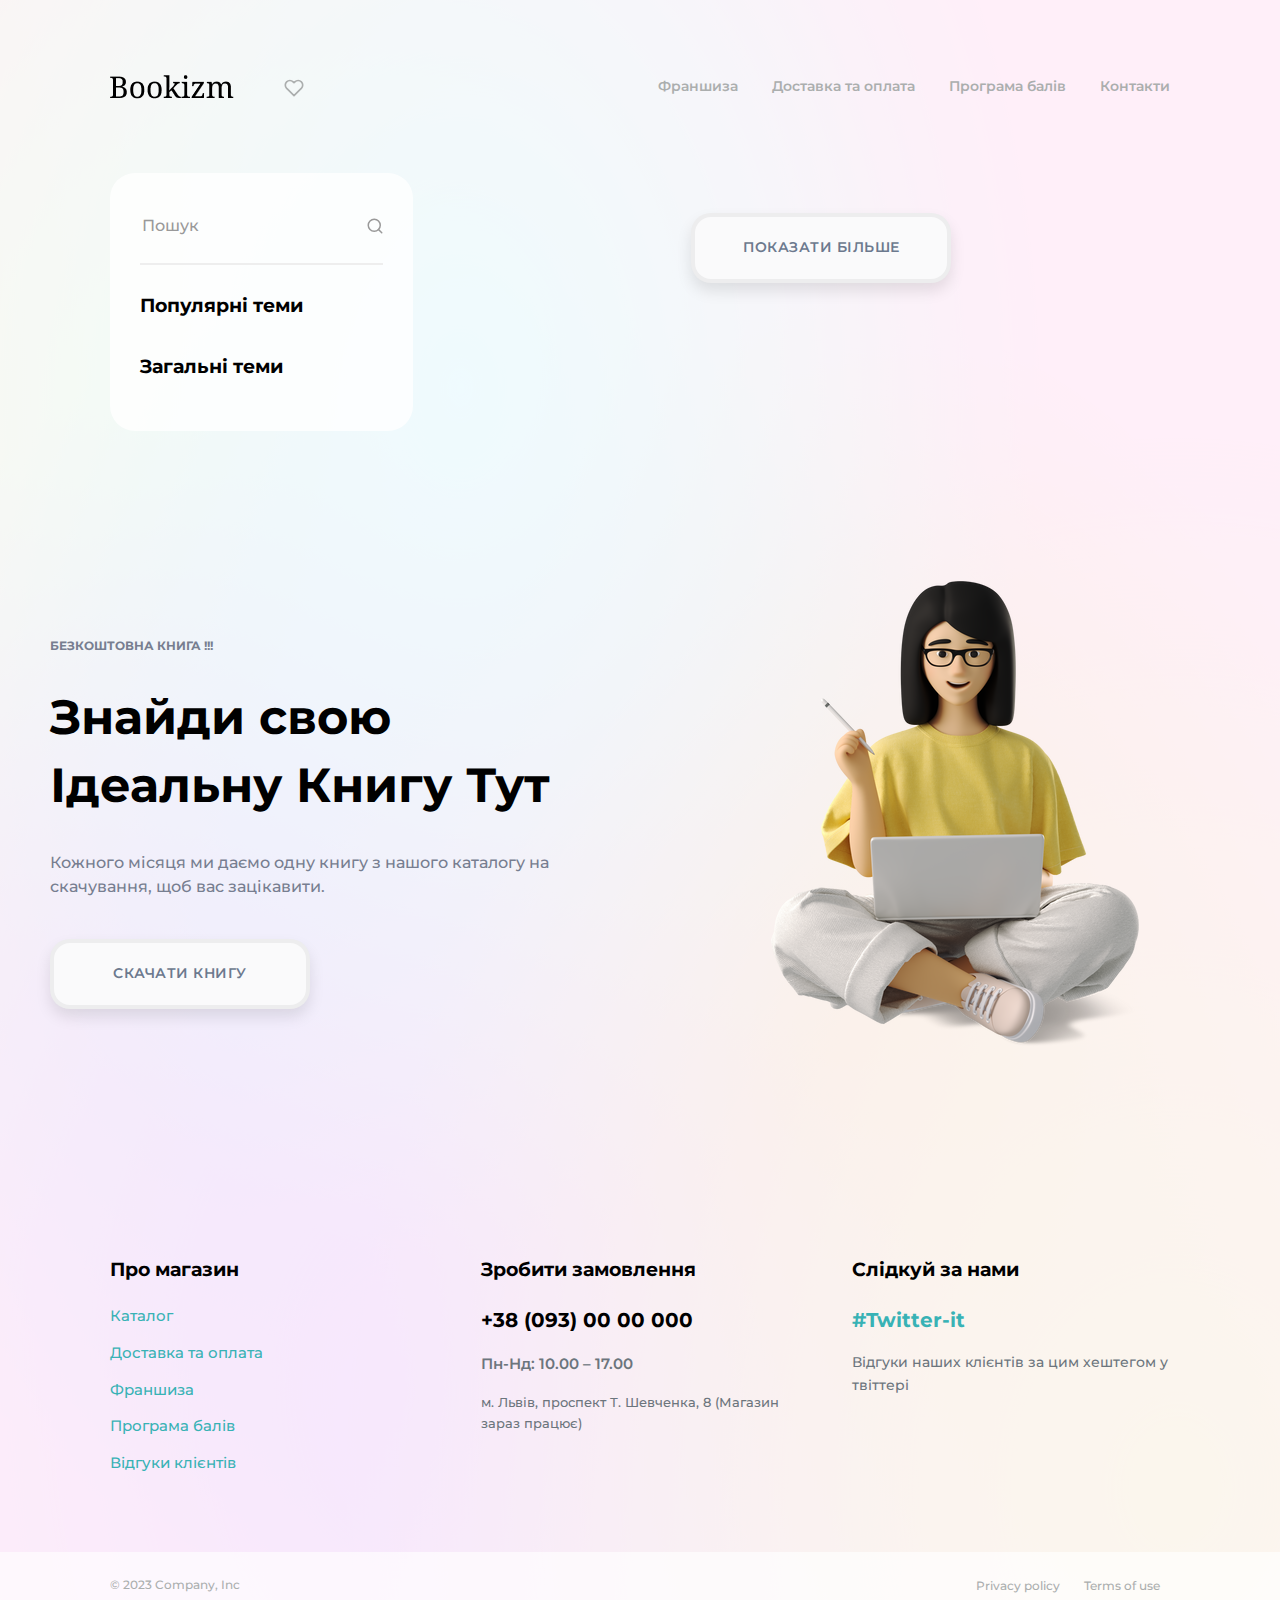
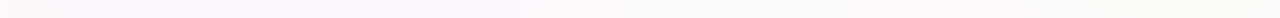
<file: index.html>
<!DOCTYPE html>
<html lang="en">

<head>
	<meta charset="UTF-8">
	<meta name="viewport" content="width=device-width, initial-scale=1.0">
	<title>Портал пошуку книжок</title>

	<link rel="preconnect" href="https://fonts.googleapis.com">
	<link rel="preconnect" href="https://fonts.gstatic.com" crossorigin>
	<link href="https://fonts.googleapis.com/css2?family=Montserrat:wght@400;500;600;700;800;900&display=swap"
		rel="stylesheet">

	<link rel="apple-touch-icon" sizes="180x180" href="img/favicon/apple-touch-icon.png">
	<link rel="icon" type="image/png" sizes="32x32" href="img/favicon/favicon-32x32.png">
	<link rel="icon" type="image/png" sizes="16x16" href="img/favicon/favicon-16x16.png">
	<link rel="manifest" href="img/favicon/site.webmanifest">
	<link rel="shortcut icon" href="img/favicon/favicon.ico">
	<meta name="msapplication-TileColor" content="#da532c">
	<meta name="msapplication-config" content="img/favicon/browserconfig.xml">
	<meta name="theme-color" content="#ffffff">

	<link rel="stylesheet" href="css/normalize.css">
	<link rel="stylesheet" href="css/style.css">
</head>

<body>


	<div class="menu">
		<div class="container">
			<a href="index.html" class="menu__logo-link">
				<img src="img/logo.png" alt="" class="logo">
			</a>
			<a href="favorite.html" class="menu__saved">
				<span class="saved-num">0</span>
				<svg class='icon icon-heart'>
					<use xlink:href='#icon-heart'></use>
				</svg>
			</a>
			<ul class="menu__links">
				<li class="menu_li">
					<a href="franchise.html" class="menu_link">Франшиза</a>
				</li>
				<li class="menu_li">
					<a href="delivery-and-payment.html" class="menu_link">Доставка та оплата</a>
				</li>
				<li class="menu_li">
					<a href="points-program.html" class="menu_link">Програма балів</a>
				</li>
				<li class="menu_li">
					<a href="#contacts" class="menu_link">Контакти</a>
				</li>
			</ul>
		</div>
	</div>


	<div class="catalog" id="catalog">
		<div class="container">

			<div class="catalog__sidebar">
				<form class="box-search" id="search-form">
					<button class="box-search box-search__btn" id="search-btn">
						<svg class='icon icon-search'>
							<use xlink:href='#icon-search'></use>
						</svg>
					</button>
					<input type="text" class="box-search__input" placeholder="Пошук" id="search-value">
				</form>

				<div class="box-categories">
					<h3 class="box-categories__title">Популярні теми</h3>
					<ul class="box-categories__links" id="categories-popular"></ul>
				</div>

				<div class="box-categories">
					<h3 class="box-categories__title">Загальні теми</h3>
					<ul class="box-categories__links" id="categories-main"></ul>
				</div>

			</div>

			<div class="catalog__cards-holder">
				<div class="catalog__cards" id="book-list">

				</div>

				<div class="catalog__bottom text-center">
					<a href="#" data-page="1" class="btn-more">Показати більше</a>
				</div>
			</div>

		</div>
	</div>



	<div class="info-block">
		<div class="container container-lg">
			<div class="info-block__hold">
				<div class="info-block__text-hold">
					<p class="info-block__title-top">Безкоштовна книга !!!</p>
					<h2 class="info-block__title">Знайди свою Ідеальну Книгу Тут</h2>
					<p class="info-block__title-bottom">Кожного місяця ми даємо одну книгу з нашого каталогу на
						скачування, щоб вас зацікавити.</p>
					<a href="free-book.pdf" download="" class="info-block__btn btn-more">Скачати книгу</a>
				</div>
				<div class="info-block__img-hold">
					<img src="img/pic-1.png" alt="" class="info-block__img" width="368" height="466">
				</div>
			</div>
		</div>
	</div>



	<footer class="footer" id="contacts">
		<div class="footer__wrapper">
			<div class="footer__top">
				<div class="container">
					<div class="footer__top-hold">
						<div class="footer__top-box footer__category">
							<h3 class="footer__category-title">Про магазин</h3>
							<ul class="footer__category-list">
								<li class="footer__category-item"><a href="index.html#catalog"
										class="footer__category-link footer__link">Каталог</a></li>
								<li class="footer__category-item"><a href="delivery-and-payment.html"
										class="footer__category-link footer__link">Доставка та оплата</a></li>
								<li class="footer__category-item"><a href="franchise.html"
										class="footer__category-link footer__link">Франшиза</a></li>
								<li class="footer__category-item"><a href="points-program.html"
										class="footer__category-link footer__link">Програма балів</a></li>
								<li class="footer__category-item"><a href="https://twitter.com/" target="_blank"
										class="footer__category-link footer__link">Відгуки клієнтів</a></li>
							</ul>
						</div>
						<div class="footer__top-box footer__order">
							<h3 class="footer__order-title">Зробити замовлення</h3>
							<div class="footer__order-content">
								<a href="tel:+380930000000" class="footer__order-main-tel footer__link">+38 (093) 00 00
									000</a>
								<p class="footer__order-work-hours">Пн-Нд: 10.00 – 17.00</p>
								<p class="footer__order-work-status">м. Львів, проспект Т. Шевченка, 8 (Магазин зараз
									працює)</p>
							</div>
						</div>
						<div class="footer__top-box footer__contacts">
							<h3 class="footer__contacts-title">Слідкуй за нами</h3>
							<div class="footer__contacts-content">
								<a href="https://twitter.com/" target="_blank"
									class="footer__contact-big-link footer__link">#Twitter-it</a>
								<p class="footer__contact-text">Відгуки наших клієнтів за цим хештегом у твіттері</p>
							</div>
						</div>
					</div>
				</div>
			</div>

			<div class="footer__bottom">
				<div class="container">
					<div class="footer__bottom-hold">
						<div class="footer__bottom-box footer__bottom-left">
							<p class="footer__bottom-copyright footer__text-el">© 2023 Company, Inc</p>
						</div>
						<div class="footer__bottom-box footer__bottom-right">
							<nav class="footer__bottom-box-links">
								<a href="terms.html" class="footer__bottom-box-link footer__text-el">Privacy policy</a>
								<a href="terms.html" class="footer__bottom-box-link footer__text-el">Terms of use</a>
							</nav>
						</div>
					</div>
				</div>
			</div>
		</div>
	</footer>


	
	<svg xmlns="http://www.w3.org/2000/svg" hidden>
		<symbol id="icon-pages" viewBox="0 0 24 24" fill="none" stroke="currentColor" stroke-width="2" stroke-linecap="round" stroke-linejoin="round"><path d="M20.24 12.24a6 6 0 0 0-8.49-8.49L5 10.5V19h8.5z"></path><line x1="16" y1="8" x2="2" y2="22"></line><line x1="17.5" y1="15" x2="9" y2="15"></line></symbol>
		<symbol id="icon-eye" viewBox="0 0 24 24" fill="none" stroke="currentColor" stroke-width="2" stroke-linecap="round" stroke-linejoin="round"><path d="M1 12s4-8 11-8 11 8 11 8-4 8-11 8-11-8-11-8z"></path><circle cx="12" cy="12" r="3"></circle></symbol>
		<symbol id="icon-heart" viewBox="0 0 24 24" stroke="currentColor" stroke-linecap="round" stroke-linejoin="round"><path d="M20.84 4.61a5.5 5.5 0 0 0-7.78 0L12 5.67l-1.06-1.06a5.5 5.5 0 0 0-7.78 7.78l1.06 1.06L12 21.23l7.78-7.78 1.06-1.06a5.5 5.5 0 0 0 0-7.78z"></path></symbol>
		<symbol id="icon-search" viewBox="0 0 24 24" fill="none" stroke="currentColor" stroke-width="2" stroke-linecap="round" stroke-linejoin="round"><circle cx="11" cy="11" r="8"></circle><line x1="21" y1="21" x2="16.65" y2="16.65"></line></symbol>
	</svg>

	<script src="js/script.js"></script>
</body>

</html>
</file>
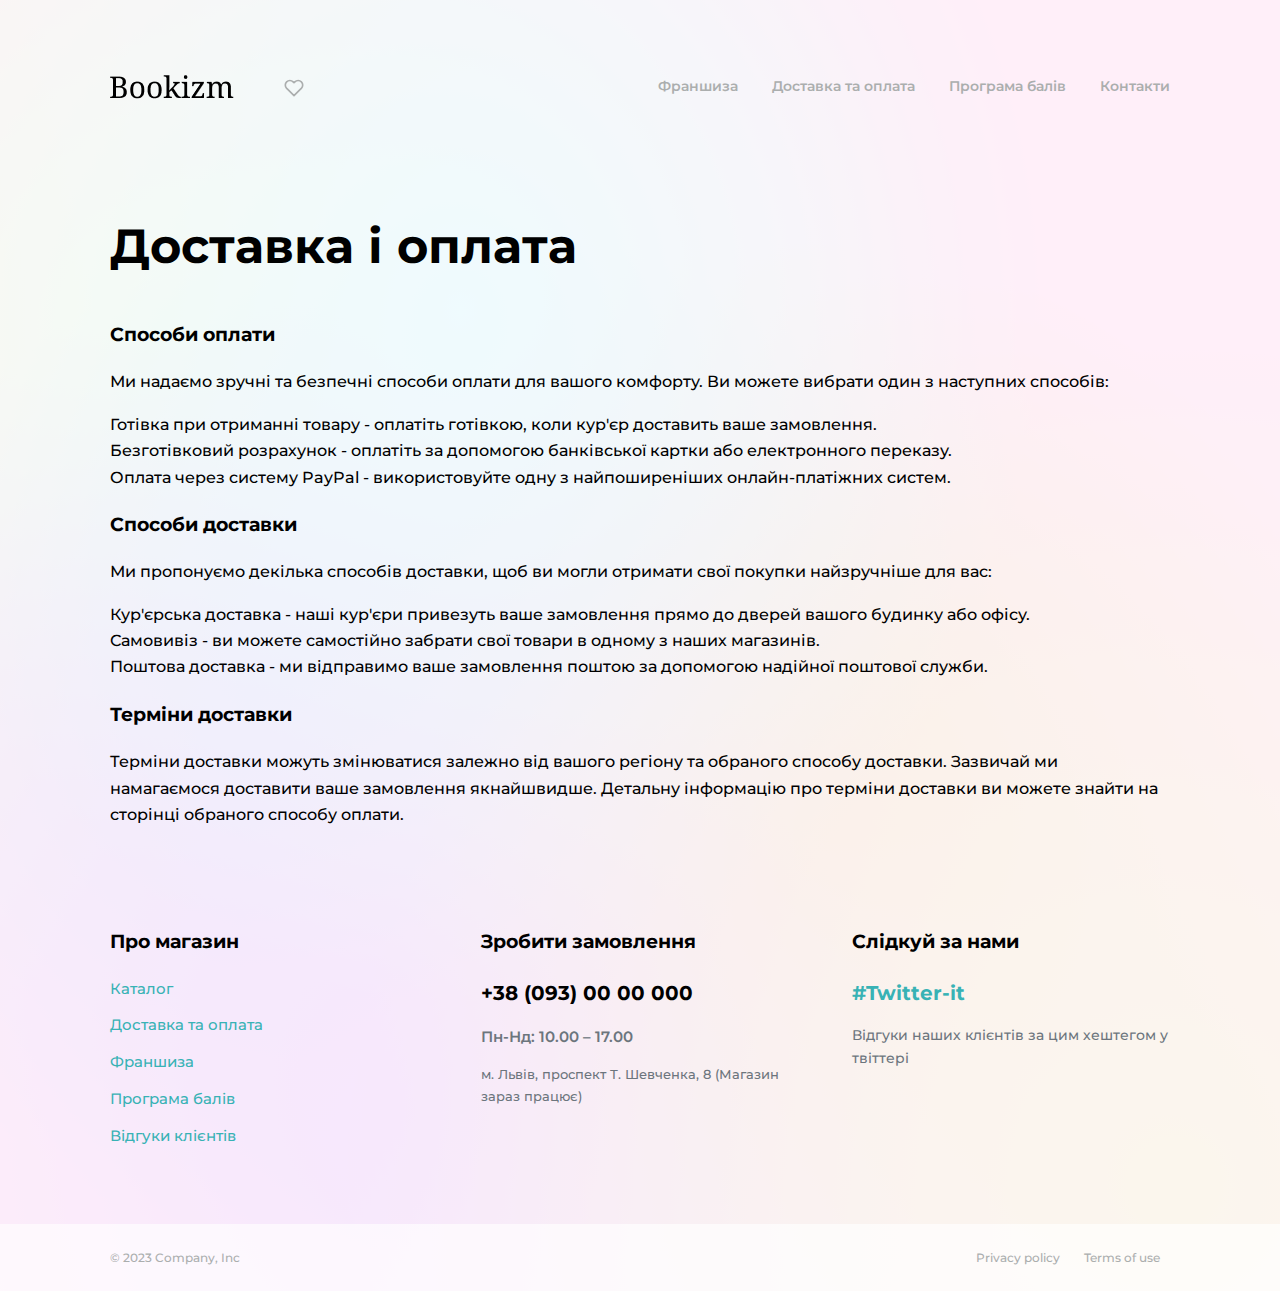
<file: delivery-and-payment.html>
<!DOCTYPE html>
<html lang="en">
<head>
	<meta charset="UTF-8">
	<meta name="viewport" content="width=device-width, initial-scale=1.0">
	<title>Портал пошуку книжок</title>

	<link rel="preconnect" href="https://fonts.googleapis.com">
	<link rel="preconnect" href="https://fonts.gstatic.com" crossorigin>
	<link href="https://fonts.googleapis.com/css2?family=Montserrat:wght@400;500;600;700;800;900&display=swap" rel="stylesheet">

	<link rel="apple-touch-icon" sizes="180x180" href="img/favicon/apple-touch-icon.png">
	<link rel="icon" type="image/png" sizes="32x32" href="img/favicon/favicon-32x32.png">
	<link rel="icon" type="image/png" sizes="16x16" href="img/favicon/favicon-16x16.png">
	<link rel="manifest" href="img/favicon/site.webmanifest">
	<link rel="shortcut icon" href="img/favicon/favicon.ico">
	<meta name="msapplication-TileColor" content="#da532c">
	<meta name="msapplication-config" content="img/favicon/browserconfig.xml">
	<meta name="theme-color" content="#ffffff">

	<link rel="stylesheet" href="css/normalize.css">
	<link rel="stylesheet" href="css/style.css">
</head>
<body>


	<div class="menu">
		<div class="container">
			<a href="index.html" class="menu__logo-link">
				<img src="img/logo.png" alt="" class="logo">
			</a>
			<a href="favorite.html" class="menu__saved">
				<span class="saved-num">0</span>
				<svg class='icon icon-heart'><use xlink:href='#icon-heart'></use></svg>
			</a>
			<ul class="menu__links">
				<li class="menu_li">
					<a href="franchise.html" class="menu_link">Франшиза</a>
				</li>
				<li class="menu_li">
					<a href="delivery-and-payment.html" class="menu_link">Доставка та оплата</a>
				</li>
				<li class="menu_li">
					<a href="points-program.html" class="menu_link">Програма балів</a>
				</li>
				<li class="menu_li">
					<a href="#contacts" class="menu_link">Контакти</a>
				</li>
			</ul>
		</div>        
	</div>
	

	<div class="single-page">
		<div class="container">
	
			<h2 class="single-page-title">Доставка і оплата</h2>
	
			<div class="typography">
				<h3>Способи оплати</h3>
				<p>Ми надаємо зручні та безпечні способи оплати для вашого комфорту. Ви можете вибрати один з наступних способів:</p>
				<ul>
					<li>Готівка при отриманні товару - оплатіть готівкою, коли кур'єр доставить ваше замовлення.</li>
					<li>Безготівковий розрахунок - оплатіть за допомогою банківської картки або електронного переказу.</li>
					<li>Оплата через систему PayPal - використовуйте одну з найпоширеніших онлайн-платіжних систем.</li>
				</ul>
	
				<h3>Способи доставки</h3>
				<p>Ми пропонуємо декілька способів доставки, щоб ви могли отримати свої покупки найзручніше для вас:</p>
				<ul>
					<li>Кур'єрська доставка - наші кур'єри привезуть ваше замовлення прямо до дверей вашого будинку або офісу.</li>
					<li>Самовивіз - ви можете самостійно забрати свої товари в одному з наших магазинів.</li>
					<li>Поштова доставка - ми відправимо ваше замовлення поштою за допомогою надійної поштової служби.</li>
				</ul>
	
				<h3>Терміни доставки</h3>
				<p>Терміни доставки можуть змінюватися залежно від вашого регіону та обраного способу доставки. Зазвичай ми намагаємося доставити ваше замовлення якнайшвидше. Детальну інформацію про терміни доставки ви можете знайти на сторінці обраного способу оплати.</p>
			</div>
		</div>
	</div>
	


	
	<footer class="footer" id="contacts">
		<div class="footer__wrapper">
			<div class="footer__top">
				<div class="container">
					<div class="footer__top-hold">
						<div class="footer__top-box footer__category">
							<h3 class="footer__category-title">Про магазин</h3>
							<ul class="footer__category-list">
								<li class="footer__category-item"><a href="index.html#catalog" class="footer__category-link footer__link">Каталог</a></li>
								<li class="footer__category-item"><a href="delivery-and-payment.html" class="footer__category-link footer__link">Доставка та оплата</a></li>
								<li class="footer__category-item"><a href="franchise.html" class="footer__category-link footer__link">Франшиза</a></li>
								<li class="footer__category-item"><a href="points-program.html" class="footer__category-link footer__link">Програма балів</a></li>
								<li class="footer__category-item"><a href="reviews.html" class="footer__category-link footer__link">Відгуки клієнтів</a></li>
							</ul>
						</div>
						<div class="footer__top-box footer__order">
							<h3 class="footer__order-title">Зробити замовлення</h3>
							<div class="footer__order-content">
								<a href="tel:+380930000000" class="footer__order-main-tel footer__link">+38 (093) 00 00 000</a>
								<p class="footer__order-work-hours">Пн-Нд:  10.00 – 17.00</p>
								<p class="footer__order-work-status">м. Львів, проспект Т. Шевченка, 8 (Магазин зараз працює)</p>
							</div>
						</div>
						<div class="footer__top-box footer__contacts">
							<h3 class="footer__contacts-title">Слідкуй за нами</h3>
							<div class="footer__contacts-content">
								<a href="#" class="footer__contact-big-link footer__link">#Twitter-it</a>
								<p class="footer__contact-text">Відгуки наших клієнтів за цим хештегом у твіттері</p>
							</div>
						</div>
					</div>
				</div>
			</div>
	
			<div class="footer__bottom">
				<div class="container">
					<div class="footer__bottom-hold">
						<div class="footer__bottom-box footer__bottom-left">
							<p class="footer__bottom-copyright footer__text-el">© 2023 Company, Inc</p>
						</div>
						<div class="footer__bottom-box footer__bottom-right">
							<nav class="footer__bottom-box-links">
								<a href="terms.html" class="footer__bottom-box-link footer__text-el">Privacy policy</a>
								<a href="terms.html" class="footer__bottom-box-link footer__text-el">Terms of use</a>
							</nav>
						</div>
					</div>
				</div>
			</div>
		</div>
	</footer>



	<svg xmlns="http://www.w3.org/2000/svg" hidden>
		<symbol id="icon-pages" viewBox="0 0 24 24" fill="none" stroke="currentColor" stroke-width="2" stroke-linecap="round" stroke-linejoin="round"><path d="M20.24 12.24a6 6 0 0 0-8.49-8.49L5 10.5V19h8.5z"></path><line x1="16" y1="8" x2="2" y2="22"></line><line x1="17.5" y1="15" x2="9" y2="15"></line></symbol>
		<symbol id="icon-eye" viewBox="0 0 24 24" fill="none" stroke="currentColor" stroke-width="2" stroke-linecap="round" stroke-linejoin="round"><path d="M1 12s4-8 11-8 11 8 11 8-4 8-11 8-11-8-11-8z"></path><circle cx="12" cy="12" r="3"></circle></symbol>
		<symbol id="icon-heart" viewBox="0 0 24 24" stroke="currentColor" stroke-linecap="round" stroke-linejoin="round"><path d="M20.84 4.61a5.5 5.5 0 0 0-7.78 0L12 5.67l-1.06-1.06a5.5 5.5 0 0 0-7.78 7.78l1.06 1.06L12 21.23l7.78-7.78 1.06-1.06a5.5 5.5 0 0 0 0-7.78z"></path></symbol>
		<symbol id="icon-search" viewBox="0 0 24 24" fill="none" stroke="currentColor" stroke-width="2" stroke-linecap="round" stroke-linejoin="round"><circle cx="11" cy="11" r="8"></circle><line x1="21" y1="21" x2="16.65" y2="16.65"></line></symbol>
	</svg>
	
	<script src="js/script.js"></script>
</body>
</html>
</file>
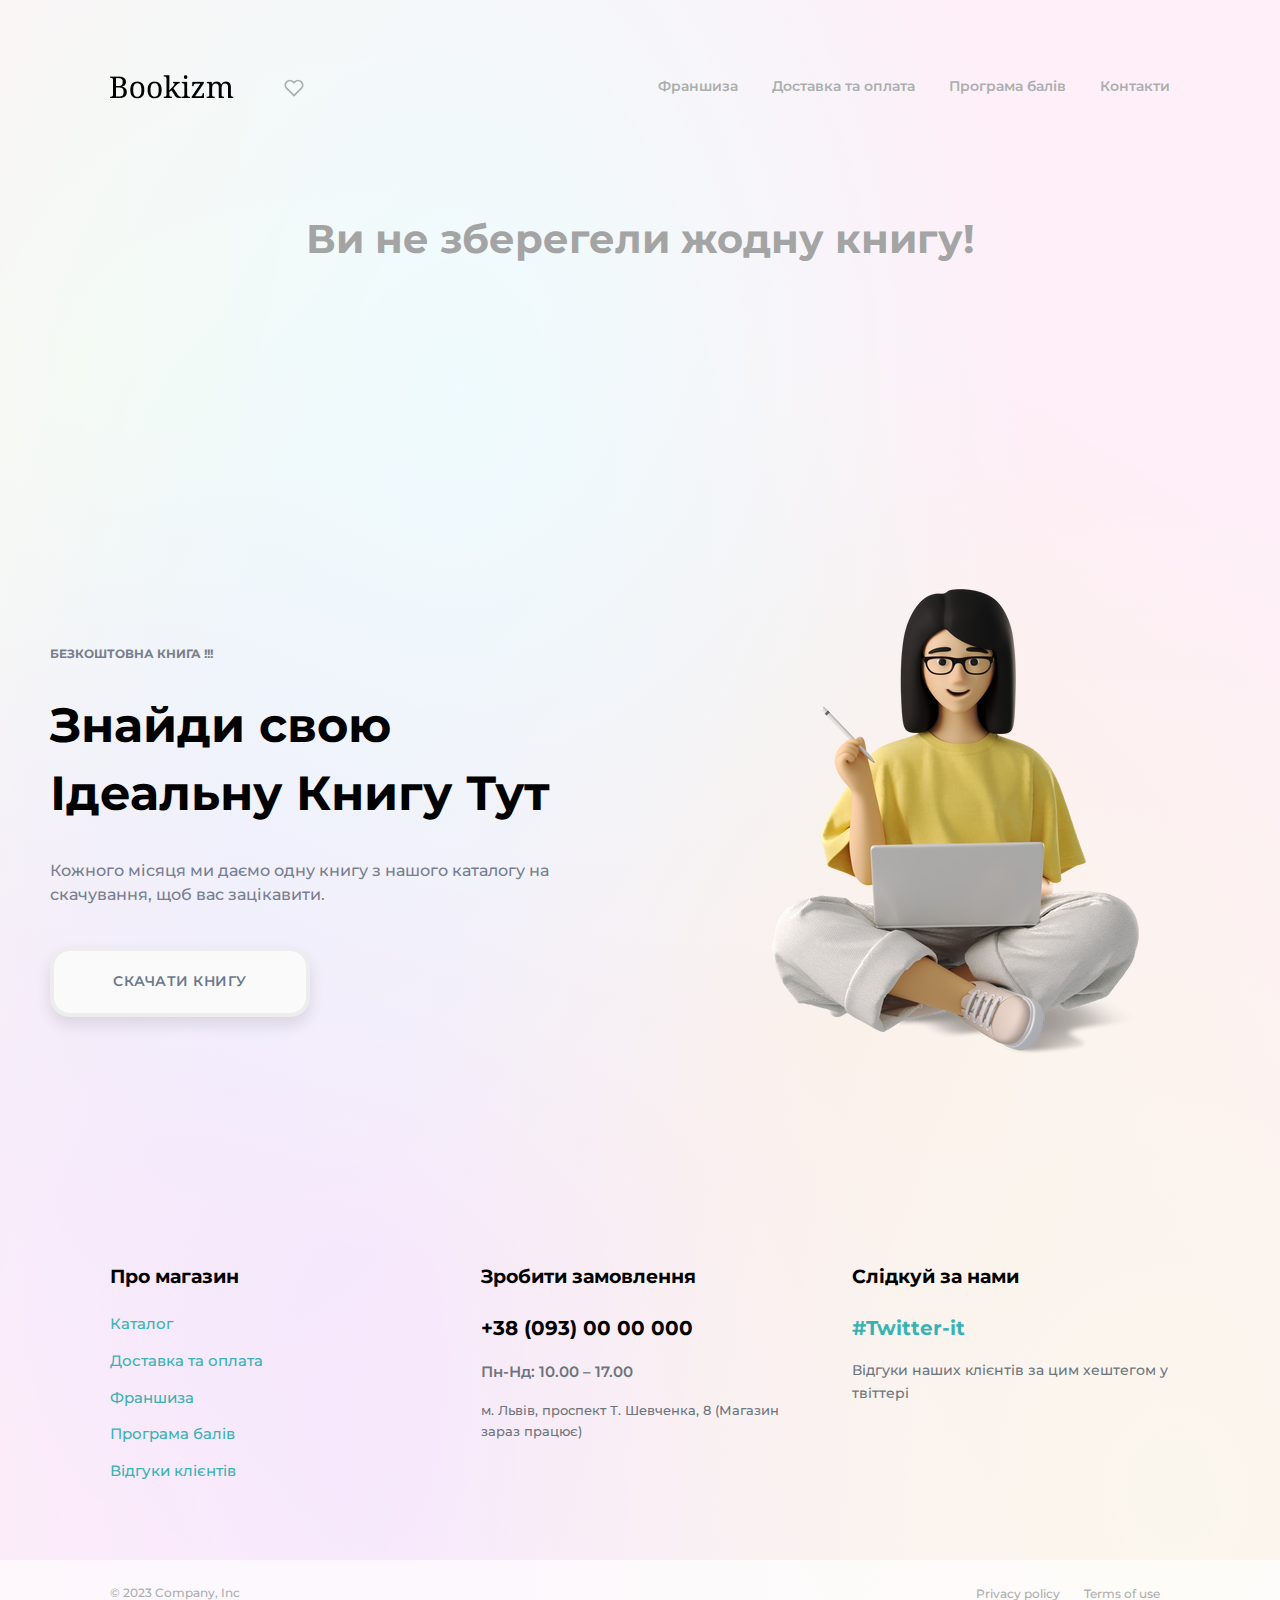
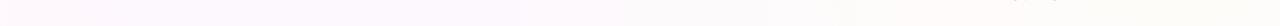
<file: favorite.html>
<!DOCTYPE html>
<html lang="en">
<head>
	<meta charset="UTF-8">
	<meta name="viewport" content="width=device-width, initial-scale=1.0">
	<title>Портал пошуку книжок</title>

	<link rel="preconnect" href="https://fonts.googleapis.com">
	<link rel="preconnect" href="https://fonts.gstatic.com" crossorigin>
	<link href="https://fonts.googleapis.com/css2?family=Montserrat:wght@400;500;600;700;800;900&display=swap" rel="stylesheet">

	<link rel="apple-touch-icon" sizes="180x180" href="img/favicon/apple-touch-icon.png">
	<link rel="icon" type="image/png" sizes="32x32" href="img/favicon/favicon-32x32.png">
	<link rel="icon" type="image/png" sizes="16x16" href="img/favicon/favicon-16x16.png">
	<link rel="manifest" href="img/favicon/site.webmanifest">
	<link rel="shortcut icon" href="img/favicon/favicon.ico">
	<meta name="msapplication-TileColor" content="#da532c">
	<meta name="msapplication-config" content="img/favicon/browserconfig.xml">
	<meta name="theme-color" content="#ffffff">

	<link rel="stylesheet" href="css/normalize.css">
	<link rel="stylesheet" href="css/style.css">
</head>
<body>


	<div class="menu">
		<div class="container">
			<a href="index.html" class="menu__logo-link">
				<img src="img/logo.png" alt="" class="logo">
			</a>
			<a href="favorite.html" class="menu__saved">
				<span class="saved-num">0</span>
				<svg class='icon icon-heart'><use xlink:href='#icon-heart'></use></svg>
			</a>
			<ul class="menu__links">
				<li class="menu_li">
					<a href="franchise.html" class="menu_link">Франшиза</a>
				</li>
				<li class="menu_li">
					<a href="delivery-and-payment.html" class="menu_link">Доставка та оплата</a>
				</li>
				<li class="menu_li">
					<a href="points-program.html" class="menu_link">Програма балів</a>
				</li>
				<li class="menu_li">
					<a href="#contacts" class="menu_link">Контакти</a>
				</li>
			</ul>
		</div>        
	</div>
	

	<div class="catalog" id="catalog">
		<div class="container">
			<div class="catalog__cards" id="book-saved-list">

			</div>
		</div>
	</div>


	<div class="info-block">
		<div class="container container-lg">
			<div class="info-block__hold">
				<div class="info-block__text-hold">
					<p class="info-block__title-top">Безкоштовна книга !!!</p>
					<h2 class="info-block__title">Знайди свою Ідеальну Книгу Тут</h2>
					<p class="info-block__title-bottom">Кожного місяця ми даємо одну книгу з нашого каталогу на скачування, щоб вас зацікавити.</p>
					<a href="free-book.pdf" download="" class="info-block__btn btn-more">Скачати книгу</a>
				</div>
				<div class="info-block__img-hold">
					<img src="img/pic-1.png" alt="" class="info-block__img" width="368" height="466">
				</div>
			</div>
		</div>
	</div>

	<footer class="footer" id="contacts">
		<div class="footer__wrapper">
			<div class="footer__top">
				<div class="container">
					<div class="footer__top-hold">
						<div class="footer__top-box footer__category">
							<h3 class="footer__category-title">Про магазин</h3>
							<ul class="footer__category-list">
								<li class="footer__category-item"><a href="index.html#catalog" class="footer__category-link footer__link">Каталог</a></li>
								<li class="footer__category-item"><a href="delivery-and-payment.html" class="footer__category-link footer__link">Доставка та оплата</a></li>
								<li class="footer__category-item"><a href="franchise.html" class="footer__category-link footer__link">Франшиза</a></li>
								<li class="footer__category-item"><a href="points-program.html" class="footer__category-link footer__link">Програма балів</a></li>
								<li class="footer__category-item"><a href="https://twitter.com/" target="_blank" class="footer__category-link footer__link">Відгуки клієнтів</a></li>
							</ul>
						</div>
						<div class="footer__top-box footer__order">
							<h3 class="footer__order-title">Зробити замовлення</h3>
							<div class="footer__order-content">
								<a href="tel:+380930000000" class="footer__order-main-tel footer__link">+38 (093) 00 00 000</a>
								<p class="footer__order-work-hours">Пн-Нд:  10.00 – 17.00</p>
								<p class="footer__order-work-status">м. Львів, проспект Т. Шевченка, 8 (Магазин зараз працює)</p>
							</div>
						</div>
						<div class="footer__top-box footer__contacts">
							<h3 class="footer__contacts-title">Слідкуй за нами</h3>
							<div class="footer__contacts-content">
								<a href="https://twitter.com/" target="_blank" class="footer__contact-big-link footer__link">#Twitter-it</a>
								<p class="footer__contact-text">Відгуки наших клієнтів за цим хештегом у твіттері</p>
							</div>
						</div>
					</div>
				</div>
			</div>
	
			<div class="footer__bottom">
				<div class="container">
					<div class="footer__bottom-hold">
						<div class="footer__bottom-box footer__bottom-left">
							<p class="footer__bottom-copyright footer__text-el">© 2023 Company, Inc</p>
						</div>
						<div class="footer__bottom-box footer__bottom-right">
							<nav class="footer__bottom-box-links">
								<a href="terms.html" class="footer__bottom-box-link footer__text-el">Privacy policy</a>
								<a href="terms.html" class="footer__bottom-box-link footer__text-el">Terms of use</a>
							</nav>
						</div>
					</div>
				</div>
			</div>
		</div>
	</footer>



	<svg xmlns="http://www.w3.org/2000/svg" hidden>
		<symbol id="icon-pages" viewBox="0 0 24 24" fill="none" stroke="currentColor" stroke-width="2" stroke-linecap="round" stroke-linejoin="round"><path d="M20.24 12.24a6 6 0 0 0-8.49-8.49L5 10.5V19h8.5z"></path><line x1="16" y1="8" x2="2" y2="22"></line><line x1="17.5" y1="15" x2="9" y2="15"></line></symbol>
		<symbol id="icon-eye" viewBox="0 0 24 24" fill="none" stroke="currentColor" stroke-width="2" stroke-linecap="round" stroke-linejoin="round"><path d="M1 12s4-8 11-8 11 8 11 8-4 8-11 8-11-8-11-8z"></path><circle cx="12" cy="12" r="3"></circle></symbol>
		<symbol id="icon-heart" viewBox="0 0 24 24" stroke="currentColor" stroke-linecap="round" stroke-linejoin="round"><path d="M20.84 4.61a5.5 5.5 0 0 0-7.78 0L12 5.67l-1.06-1.06a5.5 5.5 0 0 0-7.78 7.78l1.06 1.06L12 21.23l7.78-7.78 1.06-1.06a5.5 5.5 0 0 0 0-7.78z"></path></symbol>
		<symbol id="icon-search" viewBox="0 0 24 24" fill="none" stroke="currentColor" stroke-width="2" stroke-linecap="round" stroke-linejoin="round"><circle cx="11" cy="11" r="8"></circle><line x1="21" y1="21" x2="16.65" y2="16.65"></line></symbol>
	</svg>
	
	<script src="js/script.js"></script>
</body>
</html>
</file>
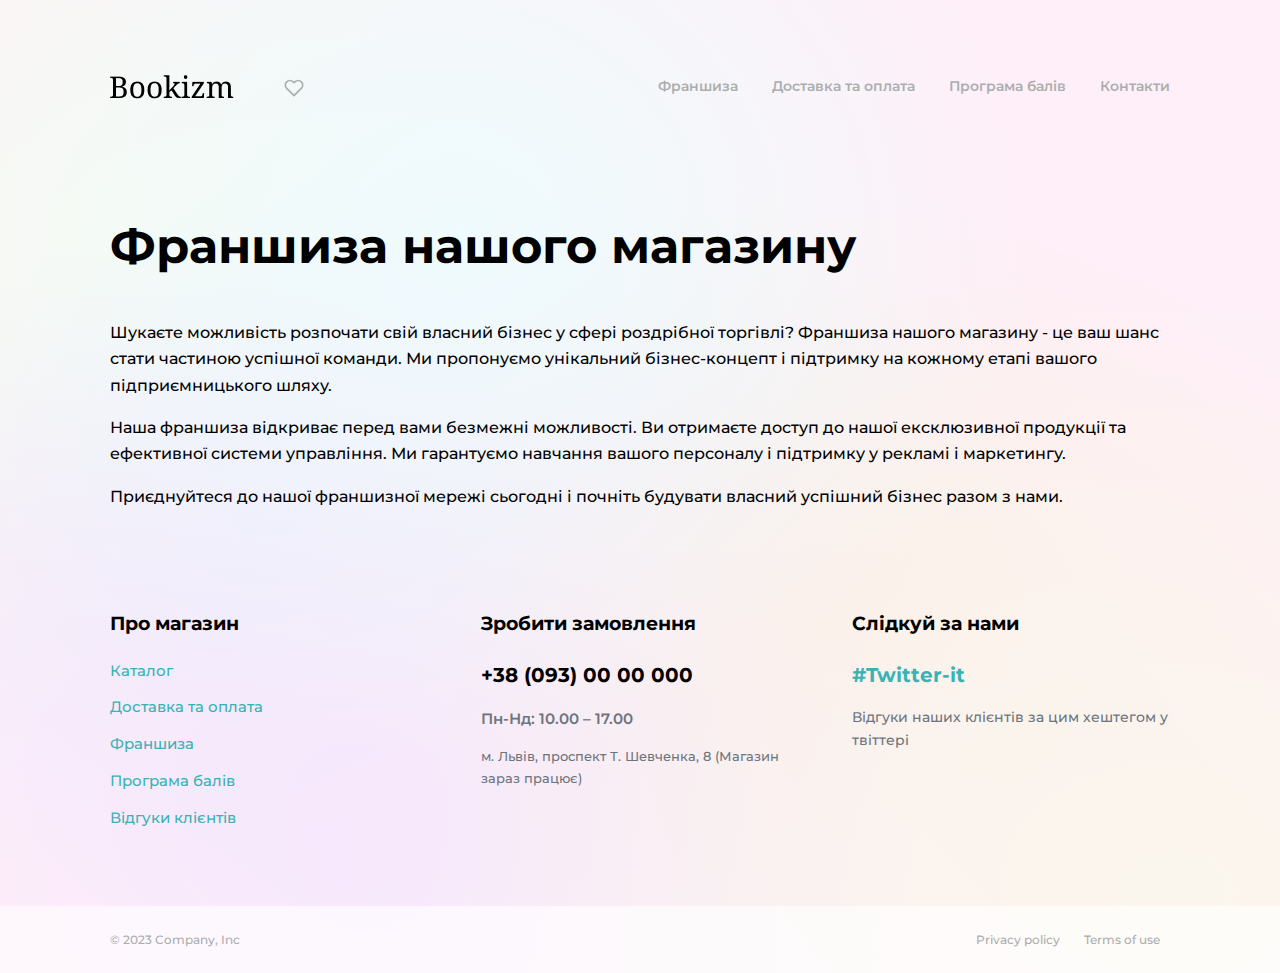
<file: franchise.html>
<!DOCTYPE html>
<html lang="en">
<head>
	<meta charset="UTF-8">
	<meta name="viewport" content="width=device-width, initial-scale=1.0">
	<title>Портал пошуку книжок</title>

	<link rel="preconnect" href="https://fonts.googleapis.com">
	<link rel="preconnect" href="https://fonts.gstatic.com" crossorigin>
	<link href="https://fonts.googleapis.com/css2?family=Montserrat:wght@400;500;600;700;800;900&display=swap" rel="stylesheet">

	<link rel="apple-touch-icon" sizes="180x180" href="img/favicon/apple-touch-icon.png">
	<link rel="icon" type="image/png" sizes="32x32" href="img/favicon/favicon-32x32.png">
	<link rel="icon" type="image/png" sizes="16x16" href="img/favicon/favicon-16x16.png">
	<link rel="manifest" href="img/favicon/site.webmanifest">
	<link rel="shortcut icon" href="img/favicon/favicon.ico">
	<meta name="msapplication-TileColor" content="#da532c">
	<meta name="msapplication-config" content="img/favicon/browserconfig.xml">
	<meta name="theme-color" content="#ffffff">

	<link rel="stylesheet" href="css/normalize.css">
	<link rel="stylesheet" href="css/style.css">
</head>
<body>


	<div class="menu">
		<div class="container">
			<a href="index.html" class="menu__logo-link">
				<img src="img/logo.png" alt="" class="logo">
			</a>
			<a href="favorite.html" class="menu__saved">
				<span class="saved-num">0</span>
				<svg class='icon icon-heart'><use xlink:href='#icon-heart'></use></svg>
			</a>
			<ul class="menu__links">
				<li class="menu_li">
					<a href="franchise.html" class="menu_link">Франшиза</a>
				</li>
				<li class="menu_li">
					<a href="delivery-and-payment.html" class="menu_link">Доставка та оплата</a>
				</li>
				<li class="menu_li">
					<a href="points-program.html" class="menu_link">Програма балів</a>
				</li>
				<li class="menu_li">
					<a href="#contacts" class="menu_link">Контакти</a>
				</li>
			</ul>
		</div>        
	</div>
	

	<div class="single-page">
		<div class="container">
	
			<h2 class="single-page-title">Франшиза нашого магазину</h2>
	
			<div class="typography">
				<p>Шукаєте можливість розпочати свій власний бізнес у сфері роздрібної торгівлі? Франшиза нашого магазину - це ваш шанс стати частиною успішної команди. Ми пропонуємо унікальний бізнес-концепт і підтримку на кожному етапі вашого підприємницького шляху.</p>
				<p>Наша франшиза відкриває перед вами безмежні можливості. Ви отримаєте доступ до нашої ексклюзивної продукції та ефективної системи управління. Ми гарантуємо навчання вашого персоналу і підтримку у рекламі і маркетингу.</p>
				<p>Приєднуйтеся до нашої франшизної мережі сьогодні і почніть будувати власний успішний бізнес разом з нами.</p>
			</div>
		</div>
	</div>
	


	
	<footer class="footer" id="contacts">
		<div class="footer__wrapper">
			<div class="footer__top">
				<div class="container">
					<div class="footer__top-hold">
						<div class="footer__top-box footer__category">
							<h3 class="footer__category-title">Про магазин</h3>
							<ul class="footer__category-list">
								<li class="footer__category-item"><a href="index.html#catalog" class="footer__category-link footer__link">Каталог</a></li>
								<li class="footer__category-item"><a href="delivery-and-payment.html" class="footer__category-link footer__link">Доставка та оплата</a></li>
								<li class="footer__category-item"><a href="franchise.html" class="footer__category-link footer__link">Франшиза</a></li>
								<li class="footer__category-item"><a href="points-program.html" class="footer__category-link footer__link">Програма балів</a></li>
								<li class="footer__category-item"><a href="reviews.html" class="footer__category-link footer__link">Відгуки клієнтів</a></li>
							</ul>
						</div>
						<div class="footer__top-box footer__order">
							<h3 class="footer__order-title">Зробити замовлення</h3>
							<div class="footer__order-content">
								<a href="tel:+380930000000" class="footer__order-main-tel footer__link">+38 (093) 00 00 000</a>
								<p class="footer__order-work-hours">Пн-Нд:  10.00 – 17.00</p>
								<p class="footer__order-work-status">м. Львів, проспект Т. Шевченка, 8 (Магазин зараз працює)</p>
							</div>
						</div>
						<div class="footer__top-box footer__contacts">
							<h3 class="footer__contacts-title">Слідкуй за нами</h3>
							<div class="footer__contacts-content">
								<a href="#" class="footer__contact-big-link footer__link">#Twitter-it</a>
								<p class="footer__contact-text">Відгуки наших клієнтів за цим хештегом у твіттері</p>
							</div>
						</div>
					</div>
				</div>
			</div>
	
			<div class="footer__bottom">
				<div class="container">
					<div class="footer__bottom-hold">
						<div class="footer__bottom-box footer__bottom-left">
							<p class="footer__bottom-copyright footer__text-el">© 2023 Company, Inc</p>
						</div>
						<div class="footer__bottom-box footer__bottom-right">
							<nav class="footer__bottom-box-links">
								<a href="terms.html" class="footer__bottom-box-link footer__text-el">Privacy policy</a>
								<a href="terms.html" class="footer__bottom-box-link footer__text-el">Terms of use</a>
							</nav>
						</div>
					</div>
				</div>
			</div>
		</div>
	</footer>



	<svg xmlns="http://www.w3.org/2000/svg" hidden>
		<symbol id="icon-pages" viewBox="0 0 24 24" fill="none" stroke="currentColor" stroke-width="2" stroke-linecap="round" stroke-linejoin="round"><path d="M20.24 12.24a6 6 0 0 0-8.49-8.49L5 10.5V19h8.5z"></path><line x1="16" y1="8" x2="2" y2="22"></line><line x1="17.5" y1="15" x2="9" y2="15"></line></symbol>
		<symbol id="icon-eye" viewBox="0 0 24 24" fill="none" stroke="currentColor" stroke-width="2" stroke-linecap="round" stroke-linejoin="round"><path d="M1 12s4-8 11-8 11 8 11 8-4 8-11 8-11-8-11-8z"></path><circle cx="12" cy="12" r="3"></circle></symbol>
		<symbol id="icon-heart" viewBox="0 0 24 24" stroke="currentColor" stroke-linecap="round" stroke-linejoin="round"><path d="M20.84 4.61a5.5 5.5 0 0 0-7.78 0L12 5.67l-1.06-1.06a5.5 5.5 0 0 0-7.78 7.78l1.06 1.06L12 21.23l7.78-7.78 1.06-1.06a5.5 5.5 0 0 0 0-7.78z"></path></symbol>
		<symbol id="icon-search" viewBox="0 0 24 24" fill="none" stroke="currentColor" stroke-width="2" stroke-linecap="round" stroke-linejoin="round"><circle cx="11" cy="11" r="8"></circle><line x1="21" y1="21" x2="16.65" y2="16.65"></line></symbol>
	</svg>
	
	<script src="js/script.js"></script>
</body>
</html>
</file>
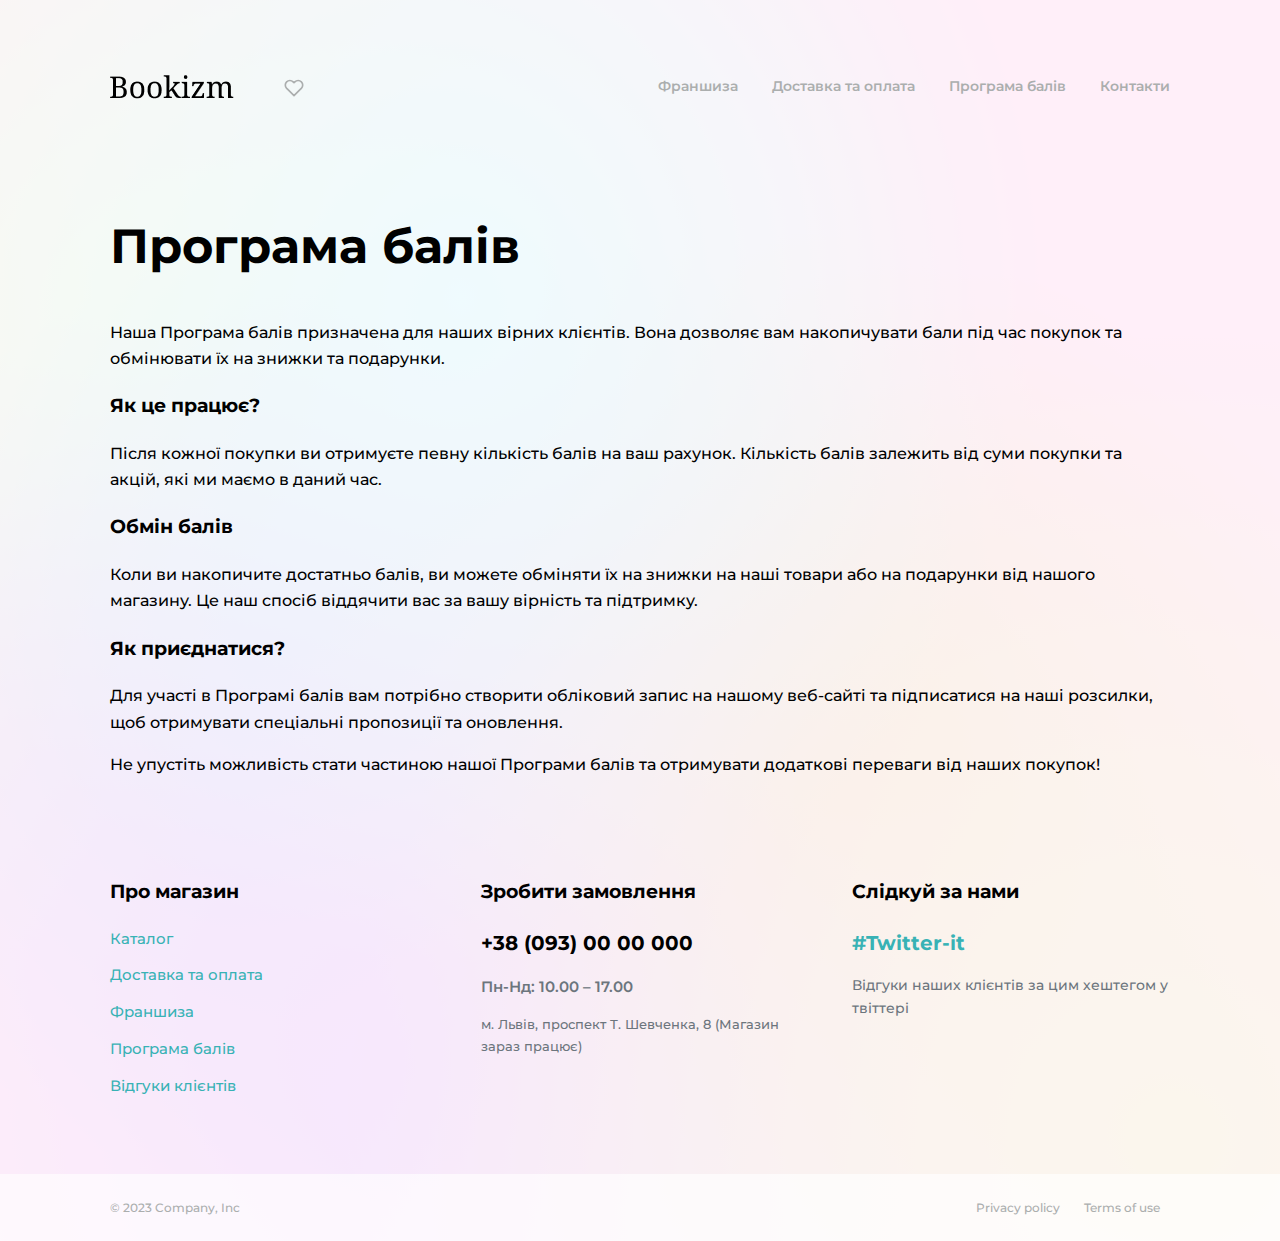
<file: points-program.html>
<!DOCTYPE html>
<html lang="en">
<head>
	<meta charset="UTF-8">
	<meta name="viewport" content="width=device-width, initial-scale=1.0">
	<title>Портал пошуку книжок</title>

	<link rel="preconnect" href="https://fonts.googleapis.com">
	<link rel="preconnect" href="https://fonts.gstatic.com" crossorigin>
	<link href="https://fonts.googleapis.com/css2?family=Montserrat:wght@400;500;600;700;800;900&display=swap" rel="stylesheet">

	<link rel="apple-touch-icon" sizes="180x180" href="img/favicon/apple-touch-icon.png">
	<link rel="icon" type="image/png" sizes="32x32" href="img/favicon/favicon-32x32.png">
	<link rel="icon" type="image/png" sizes="16x16" href="img/favicon/favicon-16x16.png">
	<link rel="manifest" href="img/favicon/site.webmanifest">
	<link rel="shortcut icon" href="img/favicon/favicon.ico">
	<meta name="msapplication-TileColor" content="#da532c">
	<meta name="msapplication-config" content="img/favicon/browserconfig.xml">
	<meta name="theme-color" content="#ffffff">

	<link rel="stylesheet" href="css/normalize.css">
	<link rel="stylesheet" href="css/style.css">
</head>
<body>


	<div class="menu">
		<div class="container">
			<a href="index.html" class="menu__logo-link">
				<img src="img/logo.png" alt="" class="logo">
			</a>
			<a href="favorite.html" class="menu__saved">
				<span class="saved-num">0</span>
				<svg class='icon icon-heart'><use xlink:href='#icon-heart'></use></svg>
			</a>
			<ul class="menu__links">
				<li class="menu_li">
					<a href="franchise.html" class="menu_link">Франшиза</a>
				</li>
				<li class="menu_li">
					<a href="delivery-and-payment.html" class="menu_link">Доставка та оплата</a>
				</li>
				<li class="menu_li">
					<a href="points-program.html" class="menu_link">Програма балів</a>
				</li>
				<li class="menu_li">
					<a href="#contacts" class="menu_link">Контакти</a>
				</li>
			</ul>
		</div>        
	</div>
	

	<div class="single-page">
		<div class="container">
	
			<h2 class="single-page-title">Програма балів</h2>
	
			<div class="typography">
				<p>Наша Програма балів призначена для наших вірних клієнтів. Вона дозволяє вам накопичувати бали під час покупок та обмінювати їх на знижки та подарунки.</p>
	
				<h3>Як це працює?</h3>
				<p>Після кожної покупки ви отримуєте певну кількість балів на ваш рахунок. Кількість балів залежить від суми покупки та акцій, які ми маємо в даний час.</p>
	
				<h3>Обмін балів</h3>
				<p>Коли ви накопичите достатньо балів, ви можете обміняти їх на знижки на наші товари або на подарунки від нашого магазину. Це наш спосіб віддячити вас за вашу вірність та підтримку.</p>
	
				<h3>Як приєднатися?</h3>
				<p>Для участі в Програмі балів вам потрібно створити обліковий запис на нашому веб-сайті та підписатися на наші розсилки, щоб отримувати спеціальні пропозиції та оновлення.</p>
	
				<p>Не упустіть можливість стати частиною нашої Програми балів та отримувати додаткові переваги від наших покупок!</p>
			</div>
		</div>
	</div>
	
	


	
	<footer class="footer" id="contacts">
		<div class="footer__wrapper">
			<div class="footer__top">
				<div class="container">
					<div class="footer__top-hold">
						<div class="footer__top-box footer__category">
							<h3 class="footer__category-title">Про магазин</h3>
							<ul class="footer__category-list">
								<li class="footer__category-item"><a href="index.html#catalog" class="footer__category-link footer__link">Каталог</a></li>
								<li class="footer__category-item"><a href="delivery-and-payment.html" class="footer__category-link footer__link">Доставка та оплата</a></li>
								<li class="footer__category-item"><a href="franchise.html" class="footer__category-link footer__link">Франшиза</a></li>
								<li class="footer__category-item"><a href="points-program.html" class="footer__category-link footer__link">Програма балів</a></li>
								<li class="footer__category-item"><a href="reviews.html" class="footer__category-link footer__link">Відгуки клієнтів</a></li>
							</ul>
						</div>
						<div class="footer__top-box footer__order">
							<h3 class="footer__order-title">Зробити замовлення</h3>
							<div class="footer__order-content">
								<a href="tel:+380930000000" class="footer__order-main-tel footer__link">+38 (093) 00 00 000</a>
								<p class="footer__order-work-hours">Пн-Нд:  10.00 – 17.00</p>
								<p class="footer__order-work-status">м. Львів, проспект Т. Шевченка, 8 (Магазин зараз працює)</p>
							</div>
						</div>
						<div class="footer__top-box footer__contacts">
							<h3 class="footer__contacts-title">Слідкуй за нами</h3>
							<div class="footer__contacts-content">
								<a href="#" class="footer__contact-big-link footer__link">#Twitter-it</a>
								<p class="footer__contact-text">Відгуки наших клієнтів за цим хештегом у твіттері</p>
							</div>
						</div>
					</div>
				</div>
			</div>
	
			<div class="footer__bottom">
				<div class="container">
					<div class="footer__bottom-hold">
						<div class="footer__bottom-box footer__bottom-left">
							<p class="footer__bottom-copyright footer__text-el">© 2023 Company, Inc</p>
						</div>
						<div class="footer__bottom-box footer__bottom-right">
							<nav class="footer__bottom-box-links">
								<a href="terms.html" class="footer__bottom-box-link footer__text-el">Privacy policy</a>
								<a href="terms.html" class="footer__bottom-box-link footer__text-el">Terms of use</a>
							</nav>
						</div>
					</div>
				</div>
			</div>
		</div>
	</footer>



	<svg xmlns="http://www.w3.org/2000/svg" hidden>
		<symbol id="icon-pages" viewBox="0 0 24 24" fill="none" stroke="currentColor" stroke-width="2" stroke-linecap="round" stroke-linejoin="round"><path d="M20.24 12.24a6 6 0 0 0-8.49-8.49L5 10.5V19h8.5z"></path><line x1="16" y1="8" x2="2" y2="22"></line><line x1="17.5" y1="15" x2="9" y2="15"></line></symbol>
		<symbol id="icon-eye" viewBox="0 0 24 24" fill="none" stroke="currentColor" stroke-width="2" stroke-linecap="round" stroke-linejoin="round"><path d="M1 12s4-8 11-8 11 8 11 8-4 8-11 8-11-8-11-8z"></path><circle cx="12" cy="12" r="3"></circle></symbol>
		<symbol id="icon-heart" viewBox="0 0 24 24" stroke="currentColor" stroke-linecap="round" stroke-linejoin="round"><path d="M20.84 4.61a5.5 5.5 0 0 0-7.78 0L12 5.67l-1.06-1.06a5.5 5.5 0 0 0-7.78 7.78l1.06 1.06L12 21.23l7.78-7.78 1.06-1.06a5.5 5.5 0 0 0 0-7.78z"></path></symbol>
		<symbol id="icon-search" viewBox="0 0 24 24" fill="none" stroke="currentColor" stroke-width="2" stroke-linecap="round" stroke-linejoin="round"><circle cx="11" cy="11" r="8"></circle><line x1="21" y1="21" x2="16.65" y2="16.65"></line></symbol>
	</svg>
	
	<script src="js/script.js"></script>
</body>
</html>
</file>
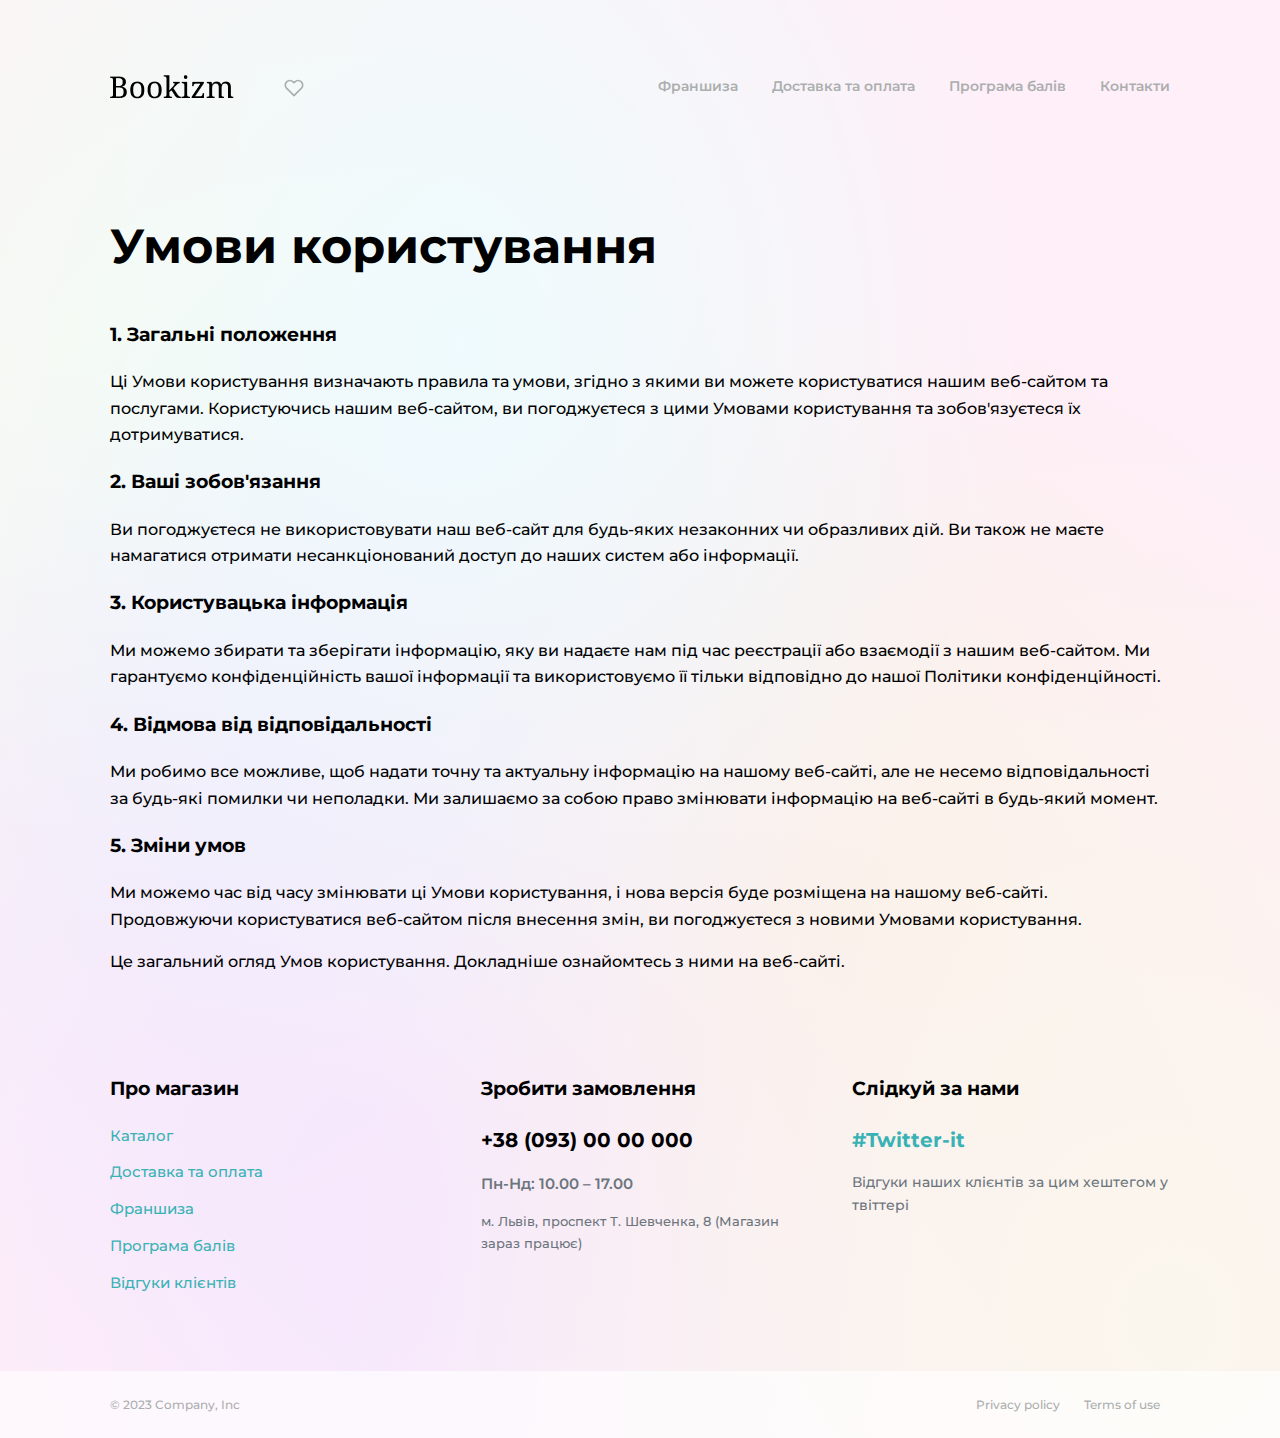
<file: terms.html>
<!DOCTYPE html>
<html lang="en">
<head>
	<meta charset="UTF-8">
	<meta name="viewport" content="width=device-width, initial-scale=1.0">
	<title>Портал пошуку книжок</title>

	<link rel="preconnect" href="https://fonts.googleapis.com">
	<link rel="preconnect" href="https://fonts.gstatic.com" crossorigin>
	<link href="https://fonts.googleapis.com/css2?family=Montserrat:wght@400;500;600;700;800;900&display=swap" rel="stylesheet">

	<link rel="apple-touch-icon" sizes="180x180" href="img/favicon/apple-touch-icon.png">
	<link rel="icon" type="image/png" sizes="32x32" href="img/favicon/favicon-32x32.png">
	<link rel="icon" type="image/png" sizes="16x16" href="img/favicon/favicon-16x16.png">
	<link rel="manifest" href="img/favicon/site.webmanifest">
	<link rel="shortcut icon" href="img/favicon/favicon.ico">
	<meta name="msapplication-TileColor" content="#da532c">
	<meta name="msapplication-config" content="img/favicon/browserconfig.xml">
	<meta name="theme-color" content="#ffffff">

	<link rel="stylesheet" href="css/normalize.css">
	<link rel="stylesheet" href="css/style.css">
</head>
<body>


	<div class="menu">
		<div class="container">
			<a href="index.html" class="menu__logo-link">
				<img src="img/logo.png" alt="" class="logo">
			</a>
			<a href="favorite.html" class="menu__saved">
				<span class="saved-num">0</span>
				<svg class='icon icon-heart'><use xlink:href='#icon-heart'></use></svg>
			</a>
			<ul class="menu__links">
				<li class="menu_li">
					<a href="franchise.html" class="menu_link">Франшиза</a>
				</li>
				<li class="menu_li">
					<a href="delivery-and-payment.html" class="menu_link">Доставка та оплата</a>
				</li>
				<li class="menu_li">
					<a href="points-program.html" class="menu_link">Програма балів</a>
				</li>
				<li class="menu_li">
					<a href="#contacts" class="menu_link">Контакти</a>
				</li>
			</ul>
		</div>        
	</div>
	

	<div class="single-page">
		<div class="container">
	
			<h2 class="single-page-title">Умови користування</h2>
	
			<div class="typography">
				<h3>1. Загальні положення</h3>
				<p>Ці Умови користування визначають правила та умови, згідно з якими ви можете користуватися нашим веб-сайтом та послугами. Користуючись нашим веб-сайтом, ви погоджуєтеся з цими Умовами користування та зобов'язуєтеся їх дотримуватися.</p>
	
				<h3>2. Ваші зобов'язання</h3>
				<p>Ви погоджуєтеся не використовувати наш веб-сайт для будь-яких незаконних чи образливих дій. Ви також не маєте намагатися отримати несанкціонований доступ до наших систем або інформації.</p>
	
				<h3>3. Користувацька інформація</h3>
				<p>Ми можемо збирати та зберігати інформацію, яку ви надаєте нам під час реєстрації або взаємодії з нашим веб-сайтом. Ми гарантуємо конфіденційність вашої інформації та використовуємо її тільки відповідно до нашої Політики конфіденційності.</p>
	
				<h3>4. Відмова від відповідальності</h3>
				<p>Ми робимо все можливе, щоб надати точну та актуальну інформацію на нашому веб-сайті, але не несемо відповідальності за будь-які помилки чи неполадки. Ми залишаємо за собою право змінювати інформацію на веб-сайті в будь-який момент.</p>
	
				<h3>5. Зміни умов</h3>
				<p>Ми можемо час від часу змінювати ці Умови користування, і нова версія буде розміщена на нашому веб-сайті. Продовжуючи користуватися веб-сайтом після внесення змін, ви погоджуєтеся з новими Умовами користування.</p>
	
				<p>Це загальний огляд Умов користування. Докладніше ознайомтесь з ними на веб-сайті.</p>
			</div>
		</div>
	</div>
	


	
	<footer class="footer" id="contacts">
		<div class="footer__wrapper">
			<div class="footer__top">
				<div class="container">
					<div class="footer__top-hold">
						<div class="footer__top-box footer__category">
							<h3 class="footer__category-title">Про магазин</h3>
							<ul class="footer__category-list">
								<li class="footer__category-item"><a href="index.html#catalog" class="footer__category-link footer__link">Каталог</a></li>
								<li class="footer__category-item"><a href="delivery-and-payment.html" class="footer__category-link footer__link">Доставка та оплата</a></li>
								<li class="footer__category-item"><a href="franchise.html" class="footer__category-link footer__link">Франшиза</a></li>
								<li class="footer__category-item"><a href="points-program.html" class="footer__category-link footer__link">Програма балів</a></li>
								<li class="footer__category-item"><a href="reviews.html" class="footer__category-link footer__link">Відгуки клієнтів</a></li>
							</ul>
						</div>
						<div class="footer__top-box footer__order">
							<h3 class="footer__order-title">Зробити замовлення</h3>
							<div class="footer__order-content">
								<a href="tel:+380930000000" class="footer__order-main-tel footer__link">+38 (093) 00 00 000</a>
								<p class="footer__order-work-hours">Пн-Нд:  10.00 – 17.00</p>
								<p class="footer__order-work-status">м. Львів, проспект Т. Шевченка, 8 (Магазин зараз працює)</p>
							</div>
						</div>
						<div class="footer__top-box footer__contacts">
							<h3 class="footer__contacts-title">Слідкуй за нами</h3>
							<div class="footer__contacts-content">
								<a href="#" class="footer__contact-big-link footer__link">#Twitter-it</a>
								<p class="footer__contact-text">Відгуки наших клієнтів за цим хештегом у твіттері</p>
							</div>
						</div>
					</div>
				</div>
			</div>
	
			<div class="footer__bottom">
				<div class="container">
					<div class="footer__bottom-hold">
						<div class="footer__bottom-box footer__bottom-left">
							<p class="footer__bottom-copyright footer__text-el">© 2023 Company, Inc</p>
						</div>
						<div class="footer__bottom-box footer__bottom-right">
							<nav class="footer__bottom-box-links">
								<a href="terms.html" class="footer__bottom-box-link footer__text-el">Privacy policy</a>
								<a href="terms.html" class="footer__bottom-box-link footer__text-el">Terms of use</a>
							</nav>
						</div>
					</div>
				</div>
			</div>
		</div>
	</footer>



	<svg xmlns="http://www.w3.org/2000/svg" hidden>
		<symbol id="icon-pages" viewBox="0 0 24 24" fill="none" stroke="currentColor" stroke-width="2" stroke-linecap="round" stroke-linejoin="round"><path d="M20.24 12.24a6 6 0 0 0-8.49-8.49L5 10.5V19h8.5z"></path><line x1="16" y1="8" x2="2" y2="22"></line><line x1="17.5" y1="15" x2="9" y2="15"></line></symbol>
		<symbol id="icon-eye" viewBox="0 0 24 24" fill="none" stroke="currentColor" stroke-width="2" stroke-linecap="round" stroke-linejoin="round"><path d="M1 12s4-8 11-8 11 8 11 8-4 8-11 8-11-8-11-8z"></path><circle cx="12" cy="12" r="3"></circle></symbol>
		<symbol id="icon-heart" viewBox="0 0 24 24" stroke="currentColor" stroke-linecap="round" stroke-linejoin="round"><path d="M20.84 4.61a5.5 5.5 0 0 0-7.78 0L12 5.67l-1.06-1.06a5.5 5.5 0 0 0-7.78 7.78l1.06 1.06L12 21.23l7.78-7.78 1.06-1.06a5.5 5.5 0 0 0 0-7.78z"></path></symbol>
		<symbol id="icon-search" viewBox="0 0 24 24" fill="none" stroke="currentColor" stroke-width="2" stroke-linecap="round" stroke-linejoin="round"><circle cx="11" cy="11" r="8"></circle><line x1="21" y1="21" x2="16.65" y2="16.65"></line></symbol>
	</svg>
	
	<script src="js/script.js"></script>
</body>
</html>
</file>
<file: css/style.css>
:root {
    --color-main: #FD9E21;
    --color-main-rgb: 118, 90, 204;
    --color-green: #38b2b5;
    --color-detail: #FED789;
    --color-link-default: #ABAEAE;
    --color-link-default2: #a4a4a4;
}

* {
    box-sizing: border-box;
}

body {
    font-family: 'Montserrat', sans-serif;
    font-size: 16px;
    font-weight: 500;
    line-height: 1.65;
    position: relative;
}
body::before {
    content: '';
    position: absolute;
    top: 0;
    left: 0;
    width: 100%;
    height: 100%;
    background-color:#ff99d8;
    background-image:
        radial-gradient(at 92% 92%, hsla(38,68%,73%,1) 0px, transparent 50%),
        radial-gradient(at 36% 24%, hsla(193,91%,79%,1) 0px, transparent 50%),
        radial-gradient(at 31% 86%, hsla(283,87%,68%,1) 0px, transparent 50%),
        radial-gradient(at 63% 64%, hsla(28,81%,62%,1) 0px, transparent 50%),
        radial-gradient(at 59% 80%, hsla(269,63%,79%,1) 0px, transparent 50%),
        radial-gradient(at 33% 58%, hsla(230,83%,67%,1) 0px, transparent 50%),
        radial-gradient(at 14% 25%, hsla(84,64%,77%,1) 0px, transparent 50%);
    opacity: .15;
    z-index: -1;
}

svg {
	width: 1em;
	height: 1em;
	position: relative;
}

ul {
    margin: 0;
    padding: 0;
    list-style: none;
}

a {
    text-decoration: none;
    transition: .25s;
}

.container {
    max-width: 1100px;
    margin: 0 auto;
    padding: 0 20px;
}
.container-lg {
    max-width: 1220px;
}

.d-flex-center {
    display: flex;
    justify-content: center;
	align-items: center;
}

.books-not-found {
    font-size: 40px;
    font-weight: 700;
    color: var(--color-link-default2);
}

#book-saved-list .books-not-found {
    min-height: 200px;
}

.text-center {
    text-align: center;
}

.icon.icon-heart {
    stroke-width: 2;
    fill: transparent;
}
.icon.icon-heart.saved {
    fill: currentColor;
}

.btn {
    display: inline-flex;
    justify-content: center;
    align-items: center;
    font-weight: 400;
    color: var(--color-main);
    background-color: transparent;
    border: 1px solid transparent;
    padding: 6px 12px;
    font-size: 16px;
    line-height: 1.5;
    border-radius: 4px;
    transition: .25s;
}

.btn-round {
    border-radius: 50%;
}

.btn-light {
    color: #212529;
    background-color: #f8f9fa;
    border-color: #f8f9fa;
}
.btn-light:hover {
    color: var(--color-main);
}


.btn-more {
    padding: 0 18px;
    font-size: 14px;
    font-weight: 600;
    letter-spacing: .5px;
    text-transform: uppercase;
    color: #6C798E;
    background-color: #FAFAFB;
    border-radius: 20px;
    box-shadow: 0px 8px 15px rgba(0, 0, 0, 0.1);
    transition: 0.3s;
    min-width: 260px;
    min-height: 70px;
    display: inline-flex;
    justify-content: center;
    align-items: center;
    border: 4px solid rgb(123 123 123 / 10%);
}

.btn-more:hover {
    color: #fff;
    background-color: var(--color-main);
    transform: translateY(-7px);
    border: 4px solid rgb(1 32 81 / 22%);
    box-shadow: 0px 15px 20px rgba(var(--color-main-rgb), 0.28);
}








/* Карточка перегляду книжки */
.card {
    --color-title: #000; 
    --hover-color-title: var(--color-main); 
    --img-bdrs: 14px;
    --img-min-h: 148px;
    max-width: 322px;
    width: 100%;
	background-color: transparent;
	border: none;
	margin-bottom: 20px;
    border-radius: var(--img-bdrs);
    overflow: hidden;
    position: relative;
}
.card .card-img-hold {
    position: relative;
}
.card .card-img {
    width: 100%;
    display: block;
}
.card .card-img-actions {
    position: absolute;
    top: 0;
    left: 0;
    width: 100%;
    height: 100%;
    border-radius: var(--img-bdrs);
    background-color: hsl(180deg 7.96% 22.16% / 82%);
    gap: 12px;
    transition: .4s;
    opacity: 0;
}
.card .card-img-actions:hover {
    opacity: 1;
}
.card .card-img-actions .btn {
    --btn-size: 50px;
    width: var(--btn-size);
    height: var(--btn-size);
    font-size: 19px;
    padding: 0;
    background-color: var(--color-link-default);
    border-color: var(--color-link-default);
    color: #fff;
    transition: .45s;
}
.card .card-img-actions .btn:hover {
    background-color: var(--color-main);
    border-color: var(--color-main);
}
.card .badge-detail {
    position: absolute;
    top: 30px;
    right: 30px;
    font-size: 12px;
    font-weight: 600;
    padding: 8px 12px;
    letter-spacing: .3px;
    color: #fff;
    background-color: #6C798E;
    display: inline-block;
    line-height: 1;
    text-align: center;
    white-space: nowrap;
    vertical-align: baseline;
    border-radius: 8px;
}
.card .card-img {
    border-radius: var(--img-bdrs);
    box-shadow: 0 0 0px 1px rgb(255 255 255 / 7%);
    min-height: var(--img-min-h);
}
.card .card-body {
    display: flex;
    justify-content: space-between;
    align-items: flex-start;
    gap: 18px;
    position: absolute;
    bottom: 0;
    padding: 70px 20px 20px 20px;
    background: rgb(51,51,51);
    background: linear-gradient(0deg, rgba(51,51,51,1) 0%, rgba(51,51,51,0) 100%);
    width: 100%;
}
.card .card-title {
    display: inline-block;
    font-weight: 700;
    font-size: 18px;
    line-height: 1.45;
    padding-bottom: 5px;
    margin-bottom: 5px;
    color: #fff;
    transition: .25s;
}
.card .card-title:hover {
    color: var(--color-main);
}
.card .card-meta {
    font-size: 13px;
    font-weight: 500;
    color: #c7cace;
    display: flex;
    gap: 8px;
    justify-content: flex-start;
    align-items: center;
    line-height: 1;
    margin: 0;
}
.card .card-meta .icon {
    font-size: 15px;
}
.card .badge-price {
    background-color: var(--color-detail);
    color: #0d4124;
    padding: 9px;
    font-size: 14px;
    font-weight: 700;
    border-radius: 10px;
}





/* Меню сайта */
.menu {
    padding: 70px 0;
}
.menu .container {
    display: flex;
    justify-content: flex-start;
    align-items: center;
    gap: 50px;
}
.menu .logo {
    display: block;
}
.menu .menu__logo-link {
}
.menu .menu__saved {
    transition: .25s;
    font-size: 20px;
    position: relative;
    cursor: pointer;
    color: var(--color-link-default);
}
.menu .menu__saved:hover {
    color: var(--color-main);

}
.menu .menu__saved .icon {
    top: 5px;
}
.menu .menu__saved .saved-num {
    position: absolute;
    top: -18px;
    left: 2px;
    min-width: 16px;
    text-align: center;
    line-height: 1;
    padding: 3px 5px;
    border-radius: 50%;
    background-color: var(--color-main);
    color: #fff;
    font-size: 10px;
    z-index: 2;
}
.menu .menu__saved:hover {
    color: var(--color-main);
}
.menu .menu__links {
    margin-right: 0;
    margin-left: auto;
    display: flex;
    gap: 34px;
}
.menu .menu_li {
}
.menu .menu_link {
    color: var(--color-link-default);
    font-size: 14px;
    font-weight: 600;
}
.menu .menu_link:hover {
    color: var(--color-main);
}



/* Поле пошуку */
.box-search {
    --height: 62px;
    position: relative;
    margin-bottom: 26px;
}
.box-search .box-search__btn {
    position: absolute;
    top: 3px;
    right: -12px;
    width: 40px;
    height: 40px;
    display: flex;
    background-color: transparent;
    border: 1px solid transparent;
    font-size: 18px;
    color: #999;
    z-index: 2;
    cursor: pointer;
    transition: .25s;
    padding: 0;
    text-align: right;
    justify-content: center;
    align-items: center;
    border-radius: 6px;
}
.box-search:hover .box-search__btn {
    background-color: #f2f2f2;
}
.box-search .box-search__btn:hover {
    color: var(--color-main);
}
.box-search .box-search__btn .icon {
    /* top: 4px; */
}
.box-search .box-search__input {
    width: 100%;
    max-width: 100%;
    height: var(--height);
    border: none;
    border-bottom: 2px solid #eee;
    border-radius: 0;
    background-color: transparent;
    font-weight: 500;
    font-size: 16px;
    transition: .25s;
    padding-bottom: 16px;
    padding-right: 30px;
    display: block;
}
.box-search .box-search__input:focus {
    border-color: var(--color-main);
    outline: none;
}
.box-search .box-search__input::placeholder {
    color: #999;
}



/* Категорії */
.box-categories {
    margin-bottom: 30px;
}
.box-categories:last-child {
    margin-bottom: 5px;
}
.box-categories .box-categories__title {
}
.box-categories .box-categories__links {
}
.box-categories .box-categories__li {
}
.box-categories .box-categories__link {
    color: var(--color-link-default);
    transition: .25s;
    font-weight: 500;
    display: block;
    padding: 6px 0;
}
.box-categories .box-categories__link.active {
    font-weight: 700;
    color: var(--color-main);
}
.box-categories .box-categories__link:hover {
    color: var(--color-main);
}





/* Каталог книжок */
.catalog {
}
.catalog .container {
    display: flex;
    justify-content: space-between;
    align-items: flex-start;
    gap: 60px;
}
.catalog .catalog__sidebar {
    width: 30%;
    background-color: rgb(255 255 255 / 78%);
    border-radius: 25px;
    padding: 30px;
}
.catalog .catalog__cards-holder {
    width: 70%;
}
.catalog .catalog__cards {
    display: flex;
    flex-wrap: wrap;
    justify-content: center;
    gap: 45px;
    width: 100%;
}
.catalog .catalog__cards .card {
    width: 48%;
}
.catalog .catalog__bottom {
    margin: 40px 0;
}



/* Інформаційний блок */
.info-block {
    padding: 150px 0 100px;
}
.info-block .info-block__hold {
    display: flex;
    flex-wrap: nowrap;
    align-items: center;
    gap: 80px;
}
.info-block .info-block__text-hold {
    width: 48%;
    min-width: 300px;
}
.info-block .info-block__img-hold {
    width: 48%;
    min-width: 300px;
    text-align: center;
}
.info-block .info-block__title-top {
    margin-bottom: 28px;
    font-size: 12px;
    line-height: 1;
    font-weight: 700;
    text-transform: uppercase;
    color: #777E90;
}
.info-block .info-block__title {
    font-size: 48px;
    margin: 32px 0;
    line-height: 1.4;
}
.info-block .info-block__title-bottom {
    margin-bottom: 40px;
    font-size: 16px;
    line-height: 1.5;
    color: #777E90;
}
.info-block .info-block__btn {
}
.info-block .info-block__img {
    width: 100%;
    height: auto;
    max-width: 368px;
}





/* Footer */
.footer {
    margin-top: 80px;
}
.footer .footer__link {
    color: var(--color-green);
    font-size: 15px;
}
.footer .footer__link:hover {
    color: var(--color-main);
}
.footer .footer__wrapper {
}
.footer .footer__top {
}
.footer .footer__top-hold {
    display: flex;
    justify-content: space-between;
    gap: 40px;
}
.footer .footer__top-box {
    width: 30%;
    min-width: 300px;
}
.footer .footer__category {
}
.footer .footer__category-title {
}
.footer .footer__category-list {
}
.footer .footer__category-item {
}
.footer .footer__category-item:first-child .footer__category-link {
    padding-top: 0;
}
.footer .footer__category-link {
    padding: 6px 0;
    display: block;
}
.footer .footer__order {
}
.footer .footer__order-title {
}
.footer .footer__order-content {
}
.footer .footer__order-main-tel {
    font-size: 20px;
    font-weight: 700;
    color: #000;
}
.footer .footer__order-main-tel:hover {
    color: var(--color-green);
}
.footer .footer__order-work-hours {
    font-size: 15px;
    font-weight: 600;
    color: #6c757d;
}
.footer .footer__order-work-status {
    font-size: 13px;
    color: #6c757d;
}
.footer .footer__contacts {
}
.footer .footer__contacts-title {
}
.footer .footer__contacts-content {
}
.footer .footer__contact-big-link {
    font-size: 20px;
    font-weight: 700;
}
.footer .footer__contact-text {
    color: #6c757d;
    font-size: 14px;
}
.footer .footer__bottom {
    background-color: rgb(255 255 255 / 65%);
    padding: 20px 0;
    margin-top: 70px;
}
.footer .footer__bottom-hold {
    display: flex;
    justify-content: space-between;
    align-items: center;
    flex-wrap: wrap;
}
.footer .footer__bottom-box {
}
.footer .footer__bottom-left {
}
.footer .footer__bottom-copyright {
}
.footer .footer__text-el {
    font-size: 12px;
    color: var(--color-link-default);
    margin: 0;
}
.footer .footer__bottom-right {
}
.footer .footer__bottom-box-links {
    
}
.footer .footer__bottom-box-link {
    padding: 0 10px;
}
.footer .footer__bottom-box-link:hover {
    color: var(--color-main);
}






/**
 * Проста стаття
 */
.single-page {

}
.single-page .single-page-title {
    font-size: 48px;
    font-weight: 700;
    line-height: 1.4;
}
.single-page .typography {

}
</file>
